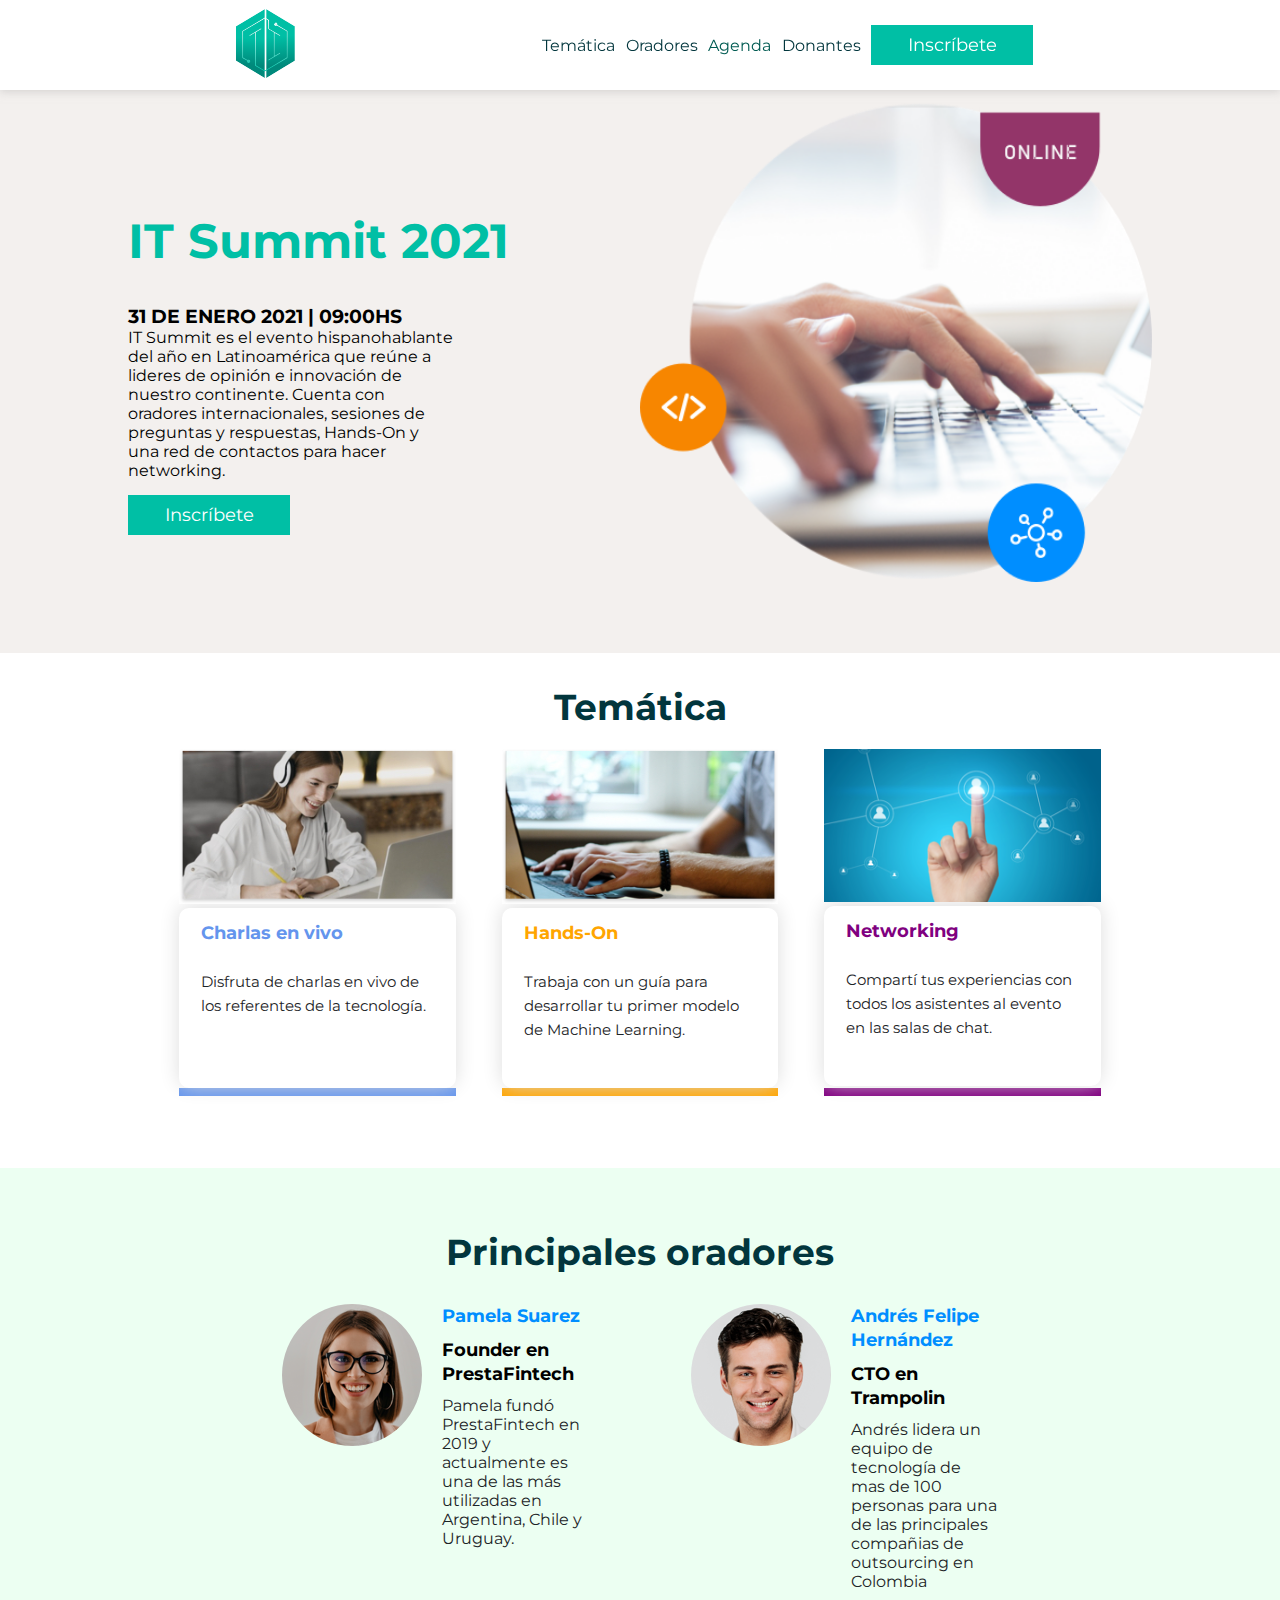
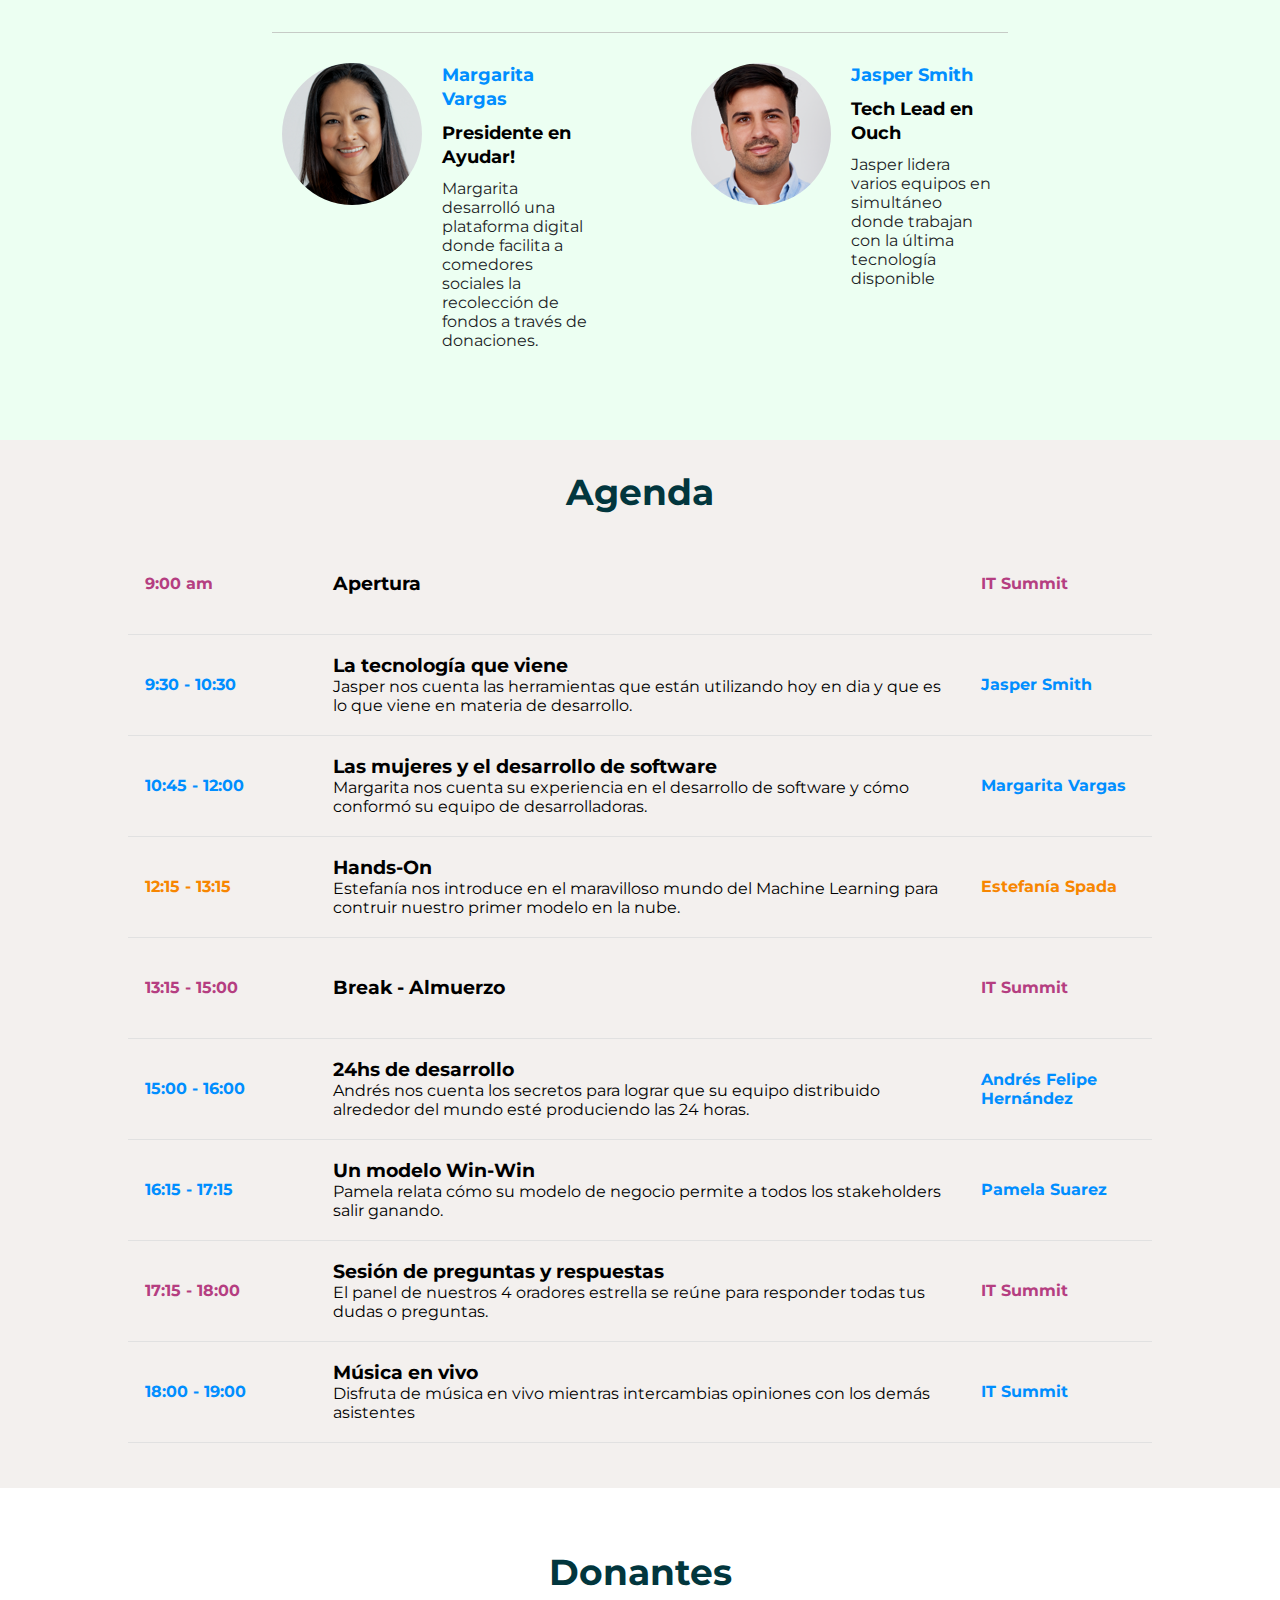
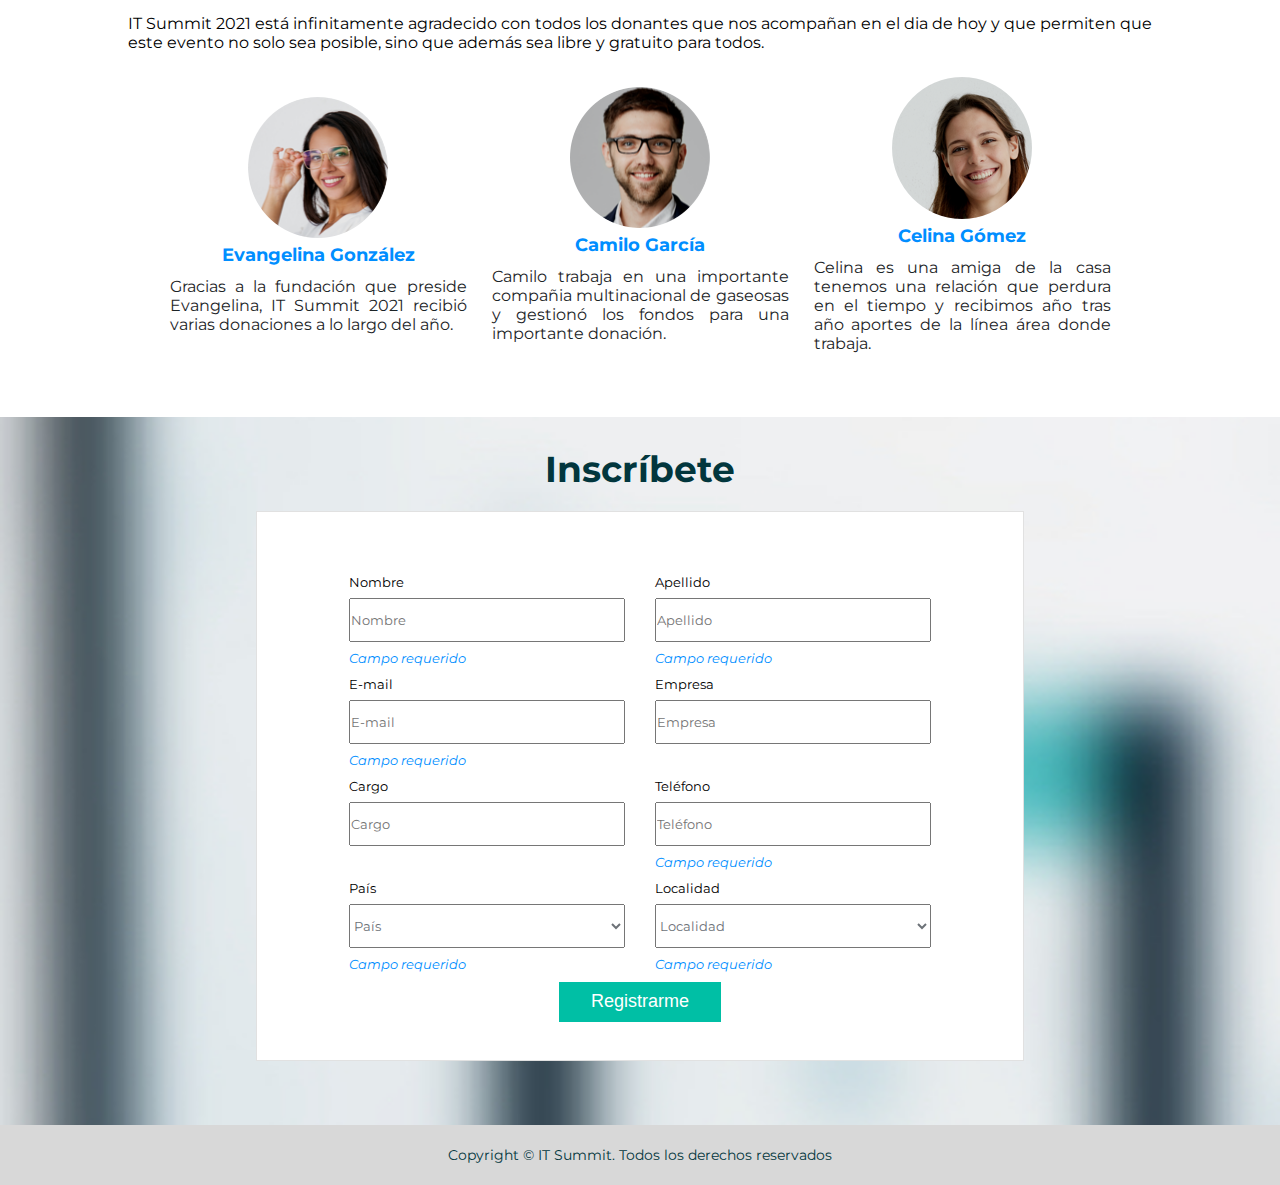
<file: index.html>
<!DOCTYPE html>
<html lang="es">
<head>
    <meta charset="UTF-8">
    <meta http-equiv="X-UA-Compatible" content="IE=edge">
    <meta name="viewport" content="width=device-width, initial-scale=1.0">
    <link rel="icon" type="image/svg" href="./assets/logo.svg">
    <title>IT Summit 2021</title>
    <link rel="stylesheet" href="./styles/styles.min.css">
    <link rel="stylesheet" href="https://cdnjs.cloudflare.com/ajax/libs/font-awesome/5.15.3/css/all.min.css" integrity="sha512-iBBXm8fW90+nuLcSKlbmrPcLa0OT92xO1BIsZ+ywDWZCvqsWgccV3gFoRBv0z+8dLJgyAHIhR35VZc2oM/gI1w==" crossorigin="anonymous" />
</head>
<body>
    <header>
        <a href="#banner"><img src="./assets/logo.svg" alt="logo" class="logo"></a>
        <nav>
            <input type="checkbox" id="checkbox" />
            <span></span>
            <span></span>
            <span></span>
            <ul>
                <li><a href="#thematic"><p>Temática</p></a></li>
                <li><a href="#speakers"><p>Oradores</p></a></li>
                <li><a href="#diary"><p class="active">Agenda</p></a></li>
                <li><a href="#donors"><p>Donantes</p></a></li>
                <li><a href="#signin"><p class="navbar--inscribete">Inscríbete</p></a></li>
            </ul>
        </nav>
    </header>
    <main>
        <section class="banner" id="banner">
            <div class="banner--container">
                <div class="info">
                    <h1 class="tittle">IT Summit 2021</h1>
                    <div>
                        <h3 class="date">31 DE ENERO 2021 | 09:00HS</h3>
                        <p>
                            IT Summit es el evento hispanohablante del año en Latinoamérica que reúne a lideres 
                            de opinión e innovación de nuestro continente. Cuenta con oradores internacionales, 
                            sesiones de preguntas y respuestas, Hands-On y una red de contactos para hacer networking.
                        </p>
                    </div>
                    <a href="#signin"><p class="inscribete">Inscríbete</p></a>
                </div>
                <div class="images">
                    <img src="./assets/banner-img.png" alt="img-banner"> 
                </div>
            </div>
        </section>
        <section class="thematic" id="thematic">
            <h2 class="tittle">Temática</h2>
            <div class="cards--container">
                <div class="card card--live-chat">
                    <img src="./assets/img_charlas_vivo.jpg" alt="img-charlas-vivo">
                    <div class="card--border">
                        <h3>Charlas en vivo</h3>
                        <p>Disfruta de charlas en vivo de los referentes de la tecnología.</p>
                    </div>
                </div>
                <div class="card card--hands-on">
                    <img src="./assets/img_hands_on.jpg" alt="img-hands-on">
                    <div class="card--border">
                        <h3>Hands-On</h3>
                        <p>Trabaja con un guía para desarrollar tu primer modelo de Machine Learning.</p>
                    </div>   
                </div>
                <div class="card card--networking">
                    <img src="./assets/img_networking.png" alt="img-networking">
                    <div class="card--border">
                        <h3>Networking</h3>
                        <p>Compartí tus experiencias con todos los asistentes al evento en las salas de chat.</p>
                    </div>
                </div>
            </div>
        </section>
        <section class="speakers" id="speakers">
            <h2 class="tittle">Principales oradores</h2>
            <div class="speaker">
                <img src="./assets/pamela_suarez.png" alt="Pamela-Suarez-img">
                <div class="speaker--info">
                    <h2>Pamela Suarez</h2>
                    <h3>Founder en PrestaFintech</h3>
                    <p>Pamela  fundó PrestaFintech en 2019 y actualmente es una de las más utilizadas en Argentina, Chile y Uruguay.</p>
                    <div class="icons--container">
                        <a href="http://www.linkedin.com" target="_blank" rel="noopener noreferrer"><em class="fab fa-linkedin-in"></em></a>
                        <a href="http://www.instagram.com" target="_blank" rel="noopener noreferrer"><em class="fab fa-instagram"></em></a>
                        <a href="http://www.twitter.com" target="_blank" rel="noopener noreferrer"><em class="fab fa-twitter"></em></a>
                    </div>
                </div>
            </div>
            <div class="speaker">
                <img src="./assets/andres_hernandez.png" alt="Andres-Hernadez-img">
                <div class="speaker--info">
                    <h2>Andrés Felipe Hernández</h2>
                    <h3>CTO en Trampolin</h3>
                    <p>Andrés lidera un equipo de tecnología de mas de 100 personas para una de las principales compañias de outsourcing en Colombia</p>
                    <div class="icons--container">
                        <a href="http://www.linkedin.com" target="_blank" rel="noopener noreferrer"><em class="fab fa-linkedin-in"></em></a>
                        <a href="http://www.instagram.com" target="_blank" rel="noopener noreferrer"><em class="fab fa-instagram"></em></a>
                        <a href="http://www.twitter.com" target="_blank" rel="noopener noreferrer"><em class="fab fa-twitter"></em></a>
                        <a href="http://www.tiktok.com" target="_blank" rel="noopener noreferrer"><em class="fab fa-tiktok"></em></a>
                    </div>
                </div>
            </div>
            <span class="line"></span>
            <div class="speaker">
                <img src="./assets/margarita_vargas.png" alt="Margarita-Vargas-img">
                <div class="speaker--info">
                    <h2>Margarita Vargas</h2>
                    <h3>Presidente en Ayudar!</h3>
                    <p>Margarita desarrolló una plataforma digital donde facilita a comedores sociales la recolección de fondos a través de donaciones.</p>
                    <div class="icons--container">
                        <a href="http://www.linkedin.com" target="_blank" rel="noopener noreferrer"><em class="fab fa-linkedin-in"></em></a>
                        <a href="http://www.instagram.com" target="_blank" rel="noopener noreferrer"><em class="fab fa-instagram"></em></a>
                    </div>
                </div>
            </div>
            <div class="speaker">
                <img src="./assets/jasper_smith.png" alt="jasper-smith-img">
                <div class="speaker--info">
                    <h2>Jasper Smith</h2>
                    <h3>Tech Lead en Ouch</h3>
                    <p>Jasper lidera varios equipos en simultáneo donde trabajan con la última tecnología disponible</p>
                    <div class="icons--container">
                        <a href="http://www.linkedin.com" target="_blank" rel="noopener noreferrer"><em class="fab fa-linkedin-in"></em></a>
                        <a href="http://www.instagram.com" target="_blank" rel="noopener noreferrer"><em class="fab fa-instagram"></em></a>
                        <a href="http://www.twitter.com" target="_blank" rel="noopener noreferrer"><em class="fab fa-twitter"></em></a>
                    </div>
                </div>
            </div>
        </section>
        <section class="diary" id="diary">
            <h2 class="tittle">Agenda</h2>
            <!-- actividad 1 -->
            <div class="diary--container purple">
                <div class="diary--activity">
                    <h4 class="time">9:00 am</h4>
                    <div class="info-activity">
                        <h3 class="name">Apertura</h3>
                    </div>
                    <h4 class="speaker">IT Summit</h4>
                </div>
            </div>
            <!-- actividad 2 -->
            <div class="diary--container blue">
                <div class="diary--activity">
                    <h4 class="time">9:30 - 10:30</h4>
                    <div class="info-activity">
                        <h3 class="name">La tecnología que viene</h3>
                        <p class="description">Jasper nos cuenta las herramientas que están utilizando hoy en dia y que es lo que viene en materia de desarrollo.</p>
                    </div>
                    <h4 class="speaker">Jasper Smith</h4>
                </div>
            </div>
            <!-- actividad 3 -->
            <div class="diary--container blue">
                <div class="diary--activity">
                    <h4 class="time">10:45 - 12:00</h4>
                    <div class="info-activity">
                        <h3 class="name">Las mujeres y el desarrollo de software</h3>
                        <p class="description">Margarita nos cuenta su experiencia en el desarrollo de software y cómo conformó su equipo de desarrolladoras.</p>
                    </div>
                    <h4 class="speaker">Margarita Vargas</h4>
                </div>
            </div>
            <!-- actividad 4 -->
            <div class="diary--container orange">
                <div class="diary--activity">
                    <h4 class="time">12:15 - 13:15</h4>
                    <div class="info-activity">
                        <h3 class="name">Hands-On</h3>
                        <p class="description">Estefanía nos introduce en el maravilloso mundo del Machine Learning para contruir nuestro primer modelo en la nube.</p>
                    </div>
                    <h4 class="speaker">Estefanía Spada</h4>
                </div>
            </div>
            <!-- actividad 5 -->
            <div class="diary--container purple">
                <div class="diary--activity">
                    <h4 class="time">13:15 - 15:00</h4>
                    <div class="info-activity">
                        <h3 class="name">Break - Almuerzo</h3>
                    </div>
                    <h4 class="speaker">IT Summit</h4>
                </div>
            </div>
            <!-- actividad 6 -->
            <div class="diary--container blue">
                <div class="diary--activity">
                    <h4 class="time">15:00 - 16:00</h4>
                    <div class="info-activity">
                        <h3 class="name">24hs de desarrollo</h3>
                        <p class="description">Andrés nos cuenta los secretos para lograr que su equipo distribuido alrededor del mundo esté produciendo las 24 horas.</p>
                    </div>
                    <h4 class="speaker">Andrés Felipe Hernández</h4>
                </div>
            </div>
            <!-- actividad 7 -->
            <div class="diary--container blue">
                <div class="diary--activity">
                    <h4 class="time">16:15 - 17:15</h4>
                    <div class="info-activity">
                        <h3 class="name">Un modelo Win-Win</h3>
                        <p class="description">Pamela relata cómo su modelo de negocio permite a todos los stakeholders salir ganando.</p>
                    </div>
                    <h4 class="speaker">Pamela Suarez</h4>
                </div>
            </div>
            <!-- actividad 8 -->
            <div class="diary--container purple">
                <div class="diary--activity">
                    <h4 class="time">17:15 - 18:00</h4>
                    <div class="info-activity">
                        <h3 class="name">Sesión de preguntas y respuestas</h3>
                        <p class="description">El panel de nuestros 4 oradores estrella se reúne para responder todas tus dudas o preguntas.</p>
                    </div>
                    <h4 class="speaker">IT Summit</h4>
                </div>
            </div>
            <!-- actividad 9 -->
            <div class="diary--container blue">
                <div class="diary--activity">
                    <h4 class="time">18:00 - 19:00</h4>
                    <div class="info-activity">
                        <h3 class="name">Música en vivo</h3>
                        <p class="description">Disfruta de música en vivo mientras intercambias opiniones con los demás asistentes</p>
                    </div>
                    <h4 class="speaker">IT Summit</h4>
                </div>
            </div>
        </section>
        <section class="donors" id="donors">
            <h2 class="tittle">Donantes</h2>
            <p>IT Summit 2021 está infinitamente agradecido con todos los donantes que nos acompañan en el dia de hoy y que permiten que este evento no solo sea posible, sino que además sea libre y gratuito para todos.</p>
            <div class="donors--container">
                <div class="donor">
                    <img src="./assets/donantes_evangelina.png" alt="evangelina-gonzalez-img">
                    <div class="donor--info">
                        <h2>Evangelina González</h2>
                        <p>Gracias a la fundación que preside Evangelina, IT Summit 2021 recibió varias donaciones a lo largo del año.</p>
                    </div>
                </div>
                <div class="donor">
                    <img src="./assets/donantes_camilo.png" alt="camilo-garcia-img">
                    <div class="donor--info">
                        <h2>Camilo García</h2>
                        <p>Camilo trabaja en una importante compañia multinacional de gaseosas y gestionó los fondos para una importante donación.</p>
                    </div>
                </div>
                <div class="donor">
                    <img src="./assets/celina_gomez.png" alt="celina-gomez-img">
                    <div class="donor--info">
                        <h2>Celina Gómez</h2>
                        <p>Celina es una amiga de la casa tenemos una relación que perdura en el tiempo y recibimos año tras año aportes de la línea área donde trabaja.</p>
                    </div>
                </div>
            </div>
        </section>
        <section class="signin" id="signin">
            <h2 class="tittle">Inscríbete</h2>
            <form action="thanks.html#signin" class="form">
                <!-- Nombre -->
                <div class="container-input">
                    <label for="name">Nombre</label>
                    <input type="text" name="name" id="name" required autocomplete="off" placeholder="Nombre">
                    <p>Campo requerido</p>
                </div>
                <!-- Apellido -->
                <div class="container-input">
                    <label for="lastName">Apellido</label>
                    <input type="text" name="lastName" id="lastName" required autocomplete="off" placeholder="Apellido">
                    <p>Campo requerido</p>
                </div>
                <!-- Correo -->
                <div class="container-input">
                    <label for="email">E-mail</label>
                    <input type="email" name="email" id="email" required autocomplete="off" placeholder="E-mail">
                    <p>Campo requerido</p>
                </div>
                <!-- Empresa -->
                <div class="container-input">
                    <label for="enterprise">Empresa</label>
                    <input type="text" name="enterprise" id="enterprise" autocomplete="off" placeholder="Empresa">
                </div>
                <!-- Cargo -->
                <div class="container-input">
                    <label for="charge">Cargo</label>
                    <input type="text" name="charge" id="charge" autocomplete="off" placeholder="Cargo">
                </div>
                <!-- Teléfono -->
                <div class="container-input">
                    <label for="telephone">Teléfono</label>
                    <input type="text" name="telephone" id="telephone" autocomplete="off" required placeholder="Teléfono">
                    <p>Campo requerido</p>
                </div>
                <!-- Paises -->
                <div class="container-input">
                    <label for="country">País</label>
                    <select name="country" id="country">
                        <option value="" selected disabled hidden>País</option>
                        <option value="Argentina" id="AR">Argentina</option>
                        <option value="Brasil" id="BR">Brasil</option>
                        <option value="Chile" id="CL">Chile</option>
                        <option value="Colombia" id="CO">Colombia</option>
                        <option value="Ecuador" id="EC">Ecuador</option>
                        <option value="Paraguay" id="PY">Paraguay</option>
                        <option value="Perú" id="PE">Perú</option>
                        <option value="Uruguay" id="UY">Uruguay</option>
                        <option value="Venezuela" id="VE">Venezuela</option>
                    </select>
                    <p>Campo requerido</p>
                </div>    
                <!-- Ciudades -->
                <div class="container-input">
                    <label for="city">Localidad</label>
                    <select name="city" id="city">
                        <option value="" selected disabled hidden>Localidad</option>                
                        <!-- Ciudades Argentina -->
                        <option value="" disabled>--- Argentina ---</option>
                        <option value="Buenos Aires">Buenos Aires</option>
                        <option value="Córdoba">Córdoba</option>
                        <option value="Rosario">Rosario</option>
                        <!-- Ciudades Brasil -->
                        <option value="" disabled>--- Brasil ---</option>
                        <option value="Brasilia">Brasilia</option>
                        <option value="Río de Janeiro">Río de Janeiro</option>
                        <option value="São Paulo">São Paulo</option>
                        <!-- Ciudades Chile -->
                        <option value="" disabled>--- Chile ---</option>
                        <option value="Concepción">Concepción</option>
                        <option value="Gran Valparaíso">Gran Valparaíso</option>
                        <option value="Santiago de Chile">Santiago de Chile</option>
                        <!-- Ciudades Colombia -->
                        <option value="" disabled>--- Colombia ---</option>
                        <option value="Barranquilla">Barranquilla</option>
                        <option value="Bogotá">Bogotá</option>
                        <option value="Medellín">Medellín</option>
                        <!-- Ciudades Ecuador -->
                        <option value="" disabled>--- Ecuador ---</option>
                        <option value="Cuenca">Cuenca</option>
                        <option value="Guayaquil">Guayaquil</option>
                        <option value="Quito">Quito</option>
                        <!-- Ciudades Paraguay -->
                        <option value="" disabled>--- Paraguay ---</option>
                        <option value="Asunción">Asunción</option>
                        <option value="Ciudad del Este">Ciudad del Este</option>
                        <option value="San Lorenzo">San Lorenzo</option>
                        <!-- Ciudades Perú -->
                        <option value="" disabled>--- Perú ---</option>
                        <option value="Arequipa">Arequipa</option>
                        <option value="Lima">Lima</option>
                        <option value="Trujillo">Trujillo</option>
                        <!-- Ciudades Uruguay -->
                        <option value="" disabled>--- Uruguay ---</option>
                        <option value="Ciudad de la Costa">Ciudad de la Costa</option>
                        <option value="Montevideo">Montevideo</option>
                        <option value="Salto">Salto</option>
                        <!-- Ciudades Venezuela -->
                        <option value="" disabled>--- Venezuela ---</option>
                        <option value="Caracas">Caracas</option>
                        <option value="Maracaibo">Maracaibo</option>
                        <option value="Valencia">Valencia</option>
                    </select>
                    <p>Campo requerido</p>
                </div>
                <div class="container-button">
                    <input type="submit" value="Registrarme" class="submit">
                </div>
            </form>
            <div class="thanks">
                <i class="fas fa-check"></i>
                <div class="container">
                    <h3>¡Gracias por registrarte!</h3>
                    <p>Tu participación está confirmada</p>
                </div>
                <p>El día del evento recibirás el link para conectarte al evento en vivo</p>
                <h3>¡Te esperamos!</h3>
                <p>Comparte este evento en tus redes sociales</p>
                <div class="icons--container thanks--icons--container">
                    <a href="http://www.linkedin.com" target="_blank" rel="noopener noreferrer"><em class="fab fa-linkedin-in"></em></a>
                    <a href="http://www.instagram.com" target="_blank" rel="noopener noreferrer"><em class="fab fa-instagram"></em></a>
                    <a href="http://www.twitter.com" target="_blank" rel="noopener noreferrer"><em class="fab fa-twitter"></em></a>
                    <a href="http://www.tiktok.com" target="_blank" rel="noopener noreferrer"><em class="fab fa-tiktok"></em></a>
                </div>
            </div>
        </section>
    </main>
    <footer>
        Copyright © IT Summit. Todos los derechos reservados
    </footer>
</body>
</html>
</file>
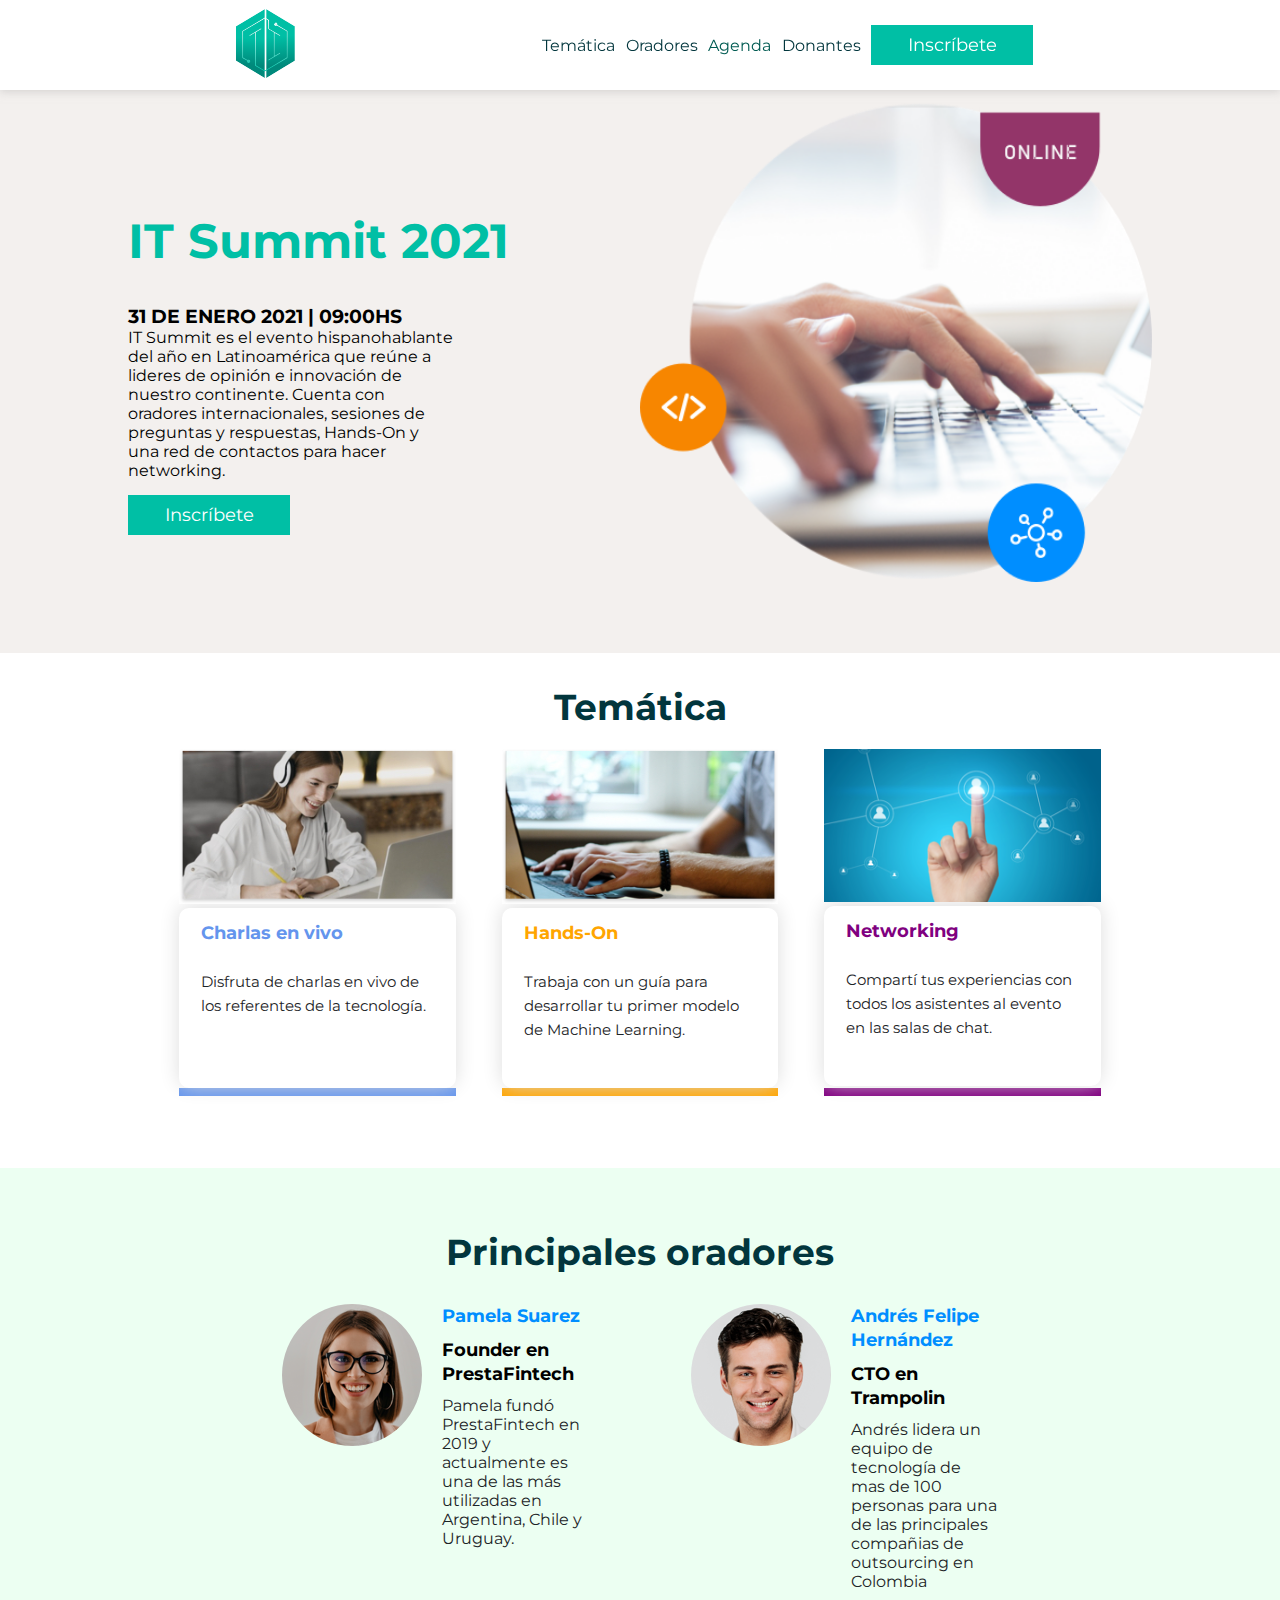
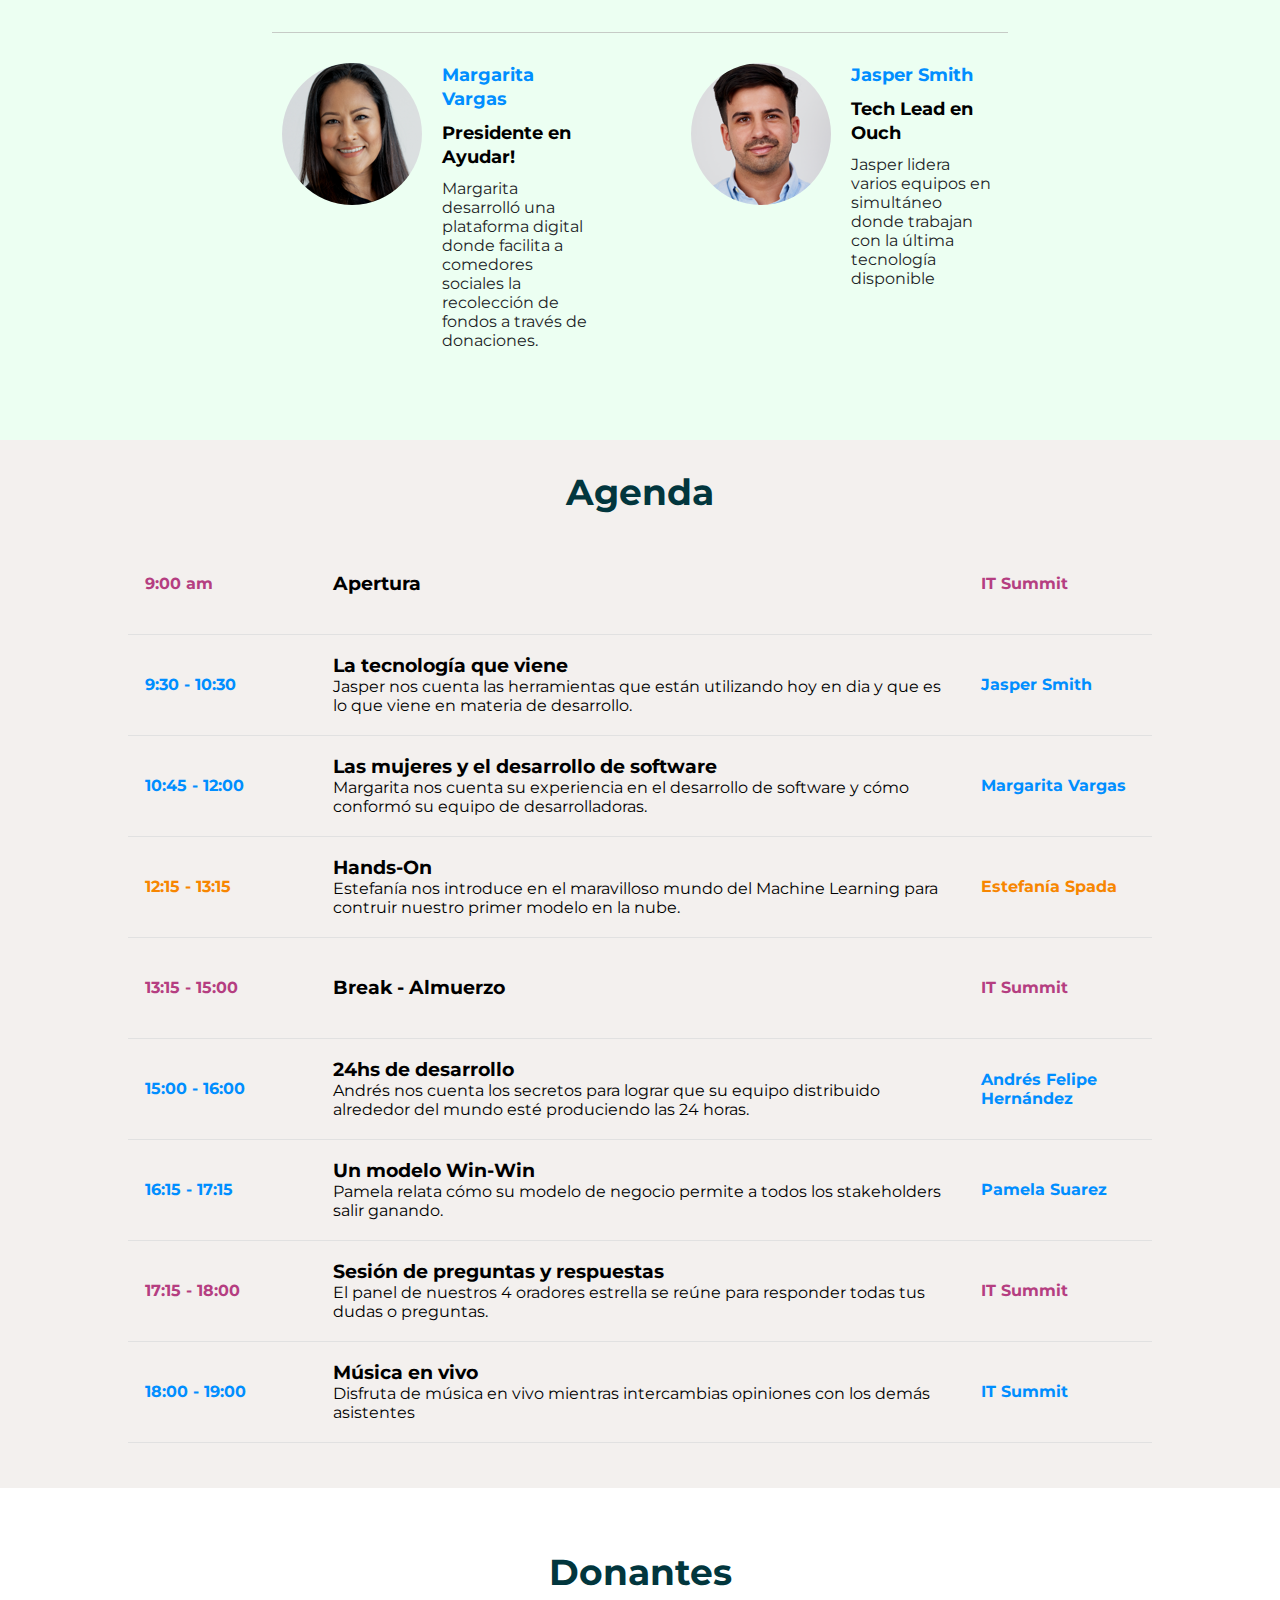
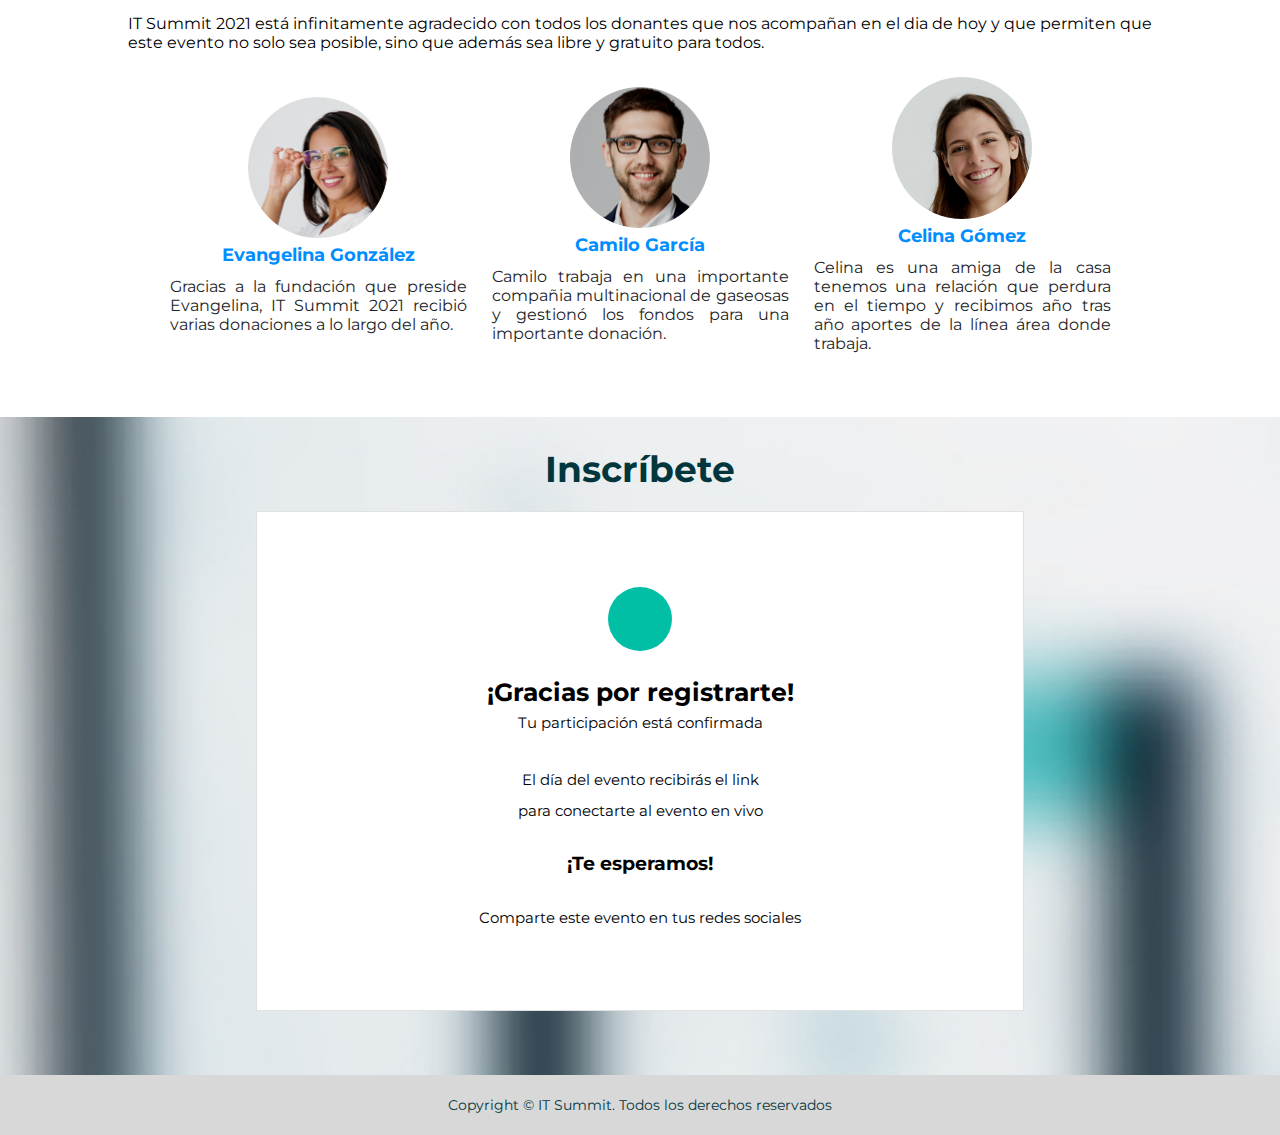
<file: thanks.html>
<!DOCTYPE html>
<html lang="es">
<head>
    <meta charset="UTF-8">
    <meta http-equiv="X-UA-Compatible" content="IE=edge">
    <meta name="viewport" content="width=device-width, initial-scale=1.0">
    <link rel="icon" type="image/svg" href="./assets/logo.svg">
    <title>IT Summit 2021</title>
    <link rel="stylesheet" href="./styles/styles.min.css">
    <link rel="stylesheet" href="https://cdnjs.cloudflare.com/ajax/libs/font-awesome/5.15.3/css/all.min.css" integrity="sha512-iBBXm8fW90+nuLcSKlbmrPcLa0OT92xO1BIsZ+ywDWZCvqsWgccV3gFoRBv0z+8dLJgyAHIhR35VZc2oM/gI1w==" crossorigin="anonymous" />
</head>
<body>
    <header>
        <a href="#banner"><img src="./assets/logo.svg" alt="logo" class="logo"></a>
        <nav>
            <input type="checkbox" id="checkbox" />
            <span></span>
            <span></span>
            <span></span>
            <ul>
                <li><a href="#thematic"><p>Temática</p></a></li>
                <li><a href="#speakers"><p>Oradores</p></a></li>
                <li><a href="#diary"><p class="active">Agenda</p></a></li>
                <li><a href="#donors"><p>Donantes</p></a></li>
                <li><a href="#signin"><p class="navbar--inscribete">Inscríbete</p></a></li>
            </ul>
        </nav>
    </header>
    <main>
        <section class="banner" id="banner">
            <div class="banner--container">
                <div class="info">
                    <h1 class="tittle">IT Summit 2021</h1>
                    <div>
                        <h3 class="date">31 DE ENERO 2021 | 09:00HS</h3>
                        <p>
                            IT Summit es el evento hispanohablante del año en Latinoamérica que reúne a lideres 
                            de opinión e innovación de nuestro continente. Cuenta con oradores internacionales, 
                            sesiones de preguntas y respuestas, Hands-On y una red de contactos para hacer networking.
                        </p>
                    </div>
                    <a href="#signin"><p class="inscribete">Inscríbete</p></a>
                </div>
                <div class="images">
                    <img src="./assets/banner-img.png" alt="img-banner">  
                </div>
            </div>
        </section>
        <section class="thematic" id="thematic">
            <h2 class="tittle">Temática</h2>
            <div class="cards--container">
                <div class="card card--live-chat">
                    <img src="./assets/img_charlas_vivo.jpg" alt="img-charlas-vivo">
                    <div class="card--border">
                        <h3>Charlas en vivo</h3>
                        <p>Disfruta de charlas en vivo de los referentes de la tecnología.</p>
                    </div>
                </div>
                <div class="card card--hands-on">
                    <img src="./assets/img_hands_on.jpg" alt="img-hands-on">
                    <div class="card--border">
                        <h3>Hands-On</h3>
                        <p>Trabaja con un guía para desarrollar tu primer modelo de Machine Learning.</p>
                    </div>   
                </div>
                <div class="card card--networking">
                    <img src="./assets/img_networking.png" alt="img-networking">
                    <div class="card--border">
                        <h3>Networking</h3>
                        <p>Compartí tus experiencias con todos los asistentes al evento en las salas de chat.</p>
                    </div>
                </div>
            </div>
        </section>
        <section class="speakers" id="speakers">
            <h2 class="tittle">Principales oradores</h2>
            <div class="speaker">
                <img src="./assets/pamela_suarez.png" alt="Pamela-Suarez-img">
                <div class="speaker--info">
                    <h2>Pamela Suarez</h2>
                    <h3>Founder en PrestaFintech</h3>
                    <p>Pamela  fundó PrestaFintech en 2019 y actualmente es una de las más utilizadas en Argentina, Chile y Uruguay.</p>
                    <div class="icons--container">
                        <a href="http://www.linkedin.com" target="_blank" rel="noopener noreferrer"><em class="fab fa-linkedin-in"></em></a>
                        <a href="http://www.instagram.com" target="_blank" rel="noopener noreferrer"><em class="fab fa-instagram"></em></a>
                        <a href="http://www.twitter.com" target="_blank" rel="noopener noreferrer"><em class="fab fa-twitter"></em></a>
                    </div>
                </div>
            </div>
            <div class="speaker">
                <img src="./assets/andres_hernandez.png" alt="Andres-Hernadez-img">
                <div class="speaker--info">
                    <h2>Andrés Felipe Hernández</h2>
                    <h3>CTO en Trampolin</h3>
                    <p>Andrés lidera un equipo de tecnología de mas de 100 personas para una de las principales compañias de outsourcing en Colombia</p>
                    <div class="icons--container">
                        <a href="http://www.linkedin.com" target="_blank" rel="noopener noreferrer"><em class="fab fa-linkedin-in"></em></a>
                        <a href="http://www.instagram.com" target="_blank" rel="noopener noreferrer"><em class="fab fa-instagram"></em></a>
                        <a href="http://www.twitter.com" target="_blank" rel="noopener noreferrer"><em class="fab fa-twitter"></em></a>
                        <a href="http://www.tiktok.com" target="_blank" rel="noopener noreferrer"><em class="fab fa-tiktok"></em></a>
                    </div>
                </div>
            </div>
            <span class="line"></span>
            <div class="speaker">
                <img src="./assets/margarita_vargas.png" alt="Margarita-Vargas-img">
                <div class="speaker--info">
                    <h2>Margarita Vargas</h2>
                    <h3>Presidente en Ayudar!</h3>
                    <p>Margarita desarrolló una plataforma digital donde facilita a comedores sociales la recolección de fondos a través de donaciones.</p>
                    <div class="icons--container">
                        <a href="http://www.linkedin.com" target="_blank" rel="noopener noreferrer"><em class="fab fa-linkedin-in"></em></a>
                        <a href="http://www.instagram.com" target="_blank" rel="noopener noreferrer"><em class="fab fa-instagram"></em></a>
                    </div>
                </div>
            </div>
            <div class="speaker">
                <img src="./assets/jasper_smith.png" alt="jasper-smith-img">
                <div class="speaker--info">
                    <h2>Jasper Smith</h2>
                    <h3>Tech Lead en Ouch</h3>
                    <p>Jasper lidera varios equipos en simultáneo donde trabajan con la última tecnología disponible</p>
                    <div class="icons--container">
                        <a href="http://www.linkedin.com" target="_blank" rel="noopener noreferrer"><em class="fab fa-linkedin-in"></em></a>
                        <a href="http://www.instagram.com" target="_blank" rel="noopener noreferrer"><em class="fab fa-instagram"></em></a>
                        <a href="http://www.twitter.com" target="_blank" rel="noopener noreferrer"><em class="fab fa-twitter"></em></a>
                    </div>
                </div>
            </div>
        </section>
        <section class="diary" id="diary">
            <h2 class="tittle">Agenda</h2>
            <!-- actividad 1 -->
            <div class="diary--container purple">
                <div class="diary--activity">
                    <h4 class="time">9:00 am</h4>
                    <div class="info-activity">
                        <h3 class="name">Apertura</h3>
                    </div>
                    <h4 class="speaker">IT Summit</h4>
                </div>
            </div>
            <!-- actividad 2 -->
            <div class="diary--container blue">
                <div class="diary--activity">
                    <h4 class="time">9:30 - 10:30</h4>
                    <div class="info-activity">
                        <h3 class="name">La tecnología que viene</h3>
                        <p class="description">Jasper nos cuenta las herramientas que están utilizando hoy en dia y que es lo que viene en materia de desarrollo.</p>
                    </div>
                    <h4 class="speaker">Jasper Smith</h4>
                </div>
            </div>
            <!-- actividad 3 -->
            <div class="diary--container blue">
                <div class="diary--activity">
                    <h4 class="time">10:45 - 12:00</h4>
                    <div class="info-activity">
                        <h3 class="name">Las mujeres y el desarrollo de software</h3>
                        <p class="description">Margarita nos cuenta su experiencia en el desarrollo de software y cómo conformó su equipo de desarrolladoras.</p>
                    </div>
                    <h4 class="speaker">Margarita Vargas</h4>
                </div>
            </div>
            <!-- actividad 4 -->
            <div class="diary--container orange">
                <div class="diary--activity">
                    <h4 class="time">12:15 - 13:15</h4>
                    <div class="info-activity">
                        <h3 class="name">Hands-On</h3>
                        <p class="description">Estefanía nos introduce en el maravilloso mundo del Machine Learning para contruir nuestro primer modelo en la nube.</p>
                    </div>
                    <h4 class="speaker">Estefanía Spada</h4>
                </div>
            </div>
            <!-- actividad 5 -->
            <div class="diary--container purple">
                <div class="diary--activity">
                    <h4 class="time">13:15 - 15:00</h4>
                    <div class="info-activity">
                        <h3 class="name">Break - Almuerzo</h3>
                    </div>
                    <h4 class="speaker">IT Summit</h4>
                </div>
            </div>
            <!-- actividad 6 -->
            <div class="diary--container blue">
                <div class="diary--activity">
                    <h4 class="time">15:00 - 16:00</h4>
                    <div class="info-activity">
                        <h3 class="name">24hs de desarrollo</h3>
                        <p class="description">Andrés nos cuenta los secretos para lograr que su equipo distribuido alrededor del mundo esté produciendo las 24 horas.</p>
                    </div>
                    <h4 class="speaker">Andrés Felipe Hernández</h4>
                </div>
            </div>
            <!-- actividad 7 -->
            <div class="diary--container blue">
                <div class="diary--activity">
                    <h4 class="time">16:15 - 17:15</h4>
                    <div class="info-activity">
                        <h3 class="name">Un modelo Win-Win</h3>
                        <p class="description">Pamela relata cómo su modelo de negocio permite a todos los stakeholders salir ganando.</p>
                    </div>
                    <h4 class="speaker">Pamela Suarez</h4>
                </div>
            </div>
            <!-- actividad 8 -->
            <div class="diary--container purple">
                <div class="diary--activity">
                    <h4 class="time">17:15 - 18:00</h4>
                    <div class="info-activity">
                        <h3 class="name">Sesión de preguntas y respuestas</h3>
                        <p class="description">El panel de nuestros 4 oradores estrella se reúne para responder todas tus dudas o preguntas.</p>
                    </div>
                    <h4 class="speaker">IT Summit</h4>
                </div>
            </div>
            <!-- actividad 9 -->
            <div class="diary--container blue">
                <div class="diary--activity">
                    <h4 class="time">18:00 - 19:00</h4>
                    <div class="info-activity">
                        <h3 class="name">Música en vivo</h3>
                        <p class="description">Disfruta de música en vivo mientras intercambias opiniones con los demás asistentes</p>
                    </div>
                    <h4 class="speaker">IT Summit</h4>
                </div>
            </div>
        </section>
        <section class="donors" id="donors">
            <h2 class="tittle">Donantes</h2>
            <p>IT Summit 2021 está infinitamente agradecido con todos los donantes que nos acompañan en el dia de hoy y que permiten que este evento no solo sea posible, sino que además sea libre y gratuito para todos.</p>
            <div class="donors--container">
                <div class="donor">
                    <img src="./assets/donantes_evangelina.png" alt="evangelina-gonzalez-img">
                    <div class="donor--info">
                        <h2>Evangelina González</h2>
                        <p>Gracias a la fundación que preside Evangelina, IT Summit 2021 recibió varias donaciones a lo largo del año.</p>
                    </div>
                </div>
                <div class="donor">
                    <img src="./assets/donantes_camilo.png" alt="camilo-garcia-img">
                    <div class="donor--info">
                        <h2>Camilo García</h2>
                        <p>Camilo trabaja en una importante compañia multinacional de gaseosas y gestionó los fondos para una importante donación.</p>
                    </div>
                </div>
                <div class="donor">
                    <img src="./assets/celina_gomez.png" alt="celina-gomez-img">
                    <div class="donor--info">
                        <h2>Celina Gómez</h2>
                        <p>Celina es una amiga de la casa tenemos una relación que perdura en el tiempo y recibimos año tras año aportes de la línea área donde trabaja.</p>
                    </div>
                </div>
            </div>
        </section>
        <section class="signin" id="signin">
            <h2 class="tittle">Inscríbete</h2>
            <form action="thanks.html#signin" class="form" style="display: none;">
                <!-- Nombre -->
                <div class="container-input">
                    <label for="name">Nombre</label>
                    <input type="text" name="name" id="name" required autocomplete="off" placeholder="Nombre">
                    <p>Campo requerido</p>
                </div>
                <!-- Apellido -->
                <div class="container-input">
                    <label for="lastName">Apellido</label>
                    <input type="text" name="lastName" id="lastName" required autocomplete="off" placeholder="Apellido">
                    <p>Campo requerido</p>
                </div>
                <!-- Correo -->
                <div class="container-input">
                    <label for="email">E-mail</label>
                    <input type="email" name="email" id="email" required autocomplete="off" placeholder="E-mail">
                    <p>Campo requerido</p>
                </div>
                <!-- Empresa -->
                <div class="container-input">
                    <label for="enterprise">Empresa</label>
                    <input type="text" name="enterprise" id="enterprise" autocomplete="off" placeholder="Empresa">
                </div>
                <!-- Cargo -->
                <div class="container-input">
                    <label for="charge">Cargo</label>
                    <input type="text" name="charge" id="charge" autocomplete="off" placeholder="Cargo">
                </div>
                <!-- Teléfono -->
                <div class="container-input">
                    <label for="telephone">Teléfono</label>
                    <input type="text" name="telephone" id="telephone" autocomplete="off" required placeholder="Teléfono">
                    <p>Campo requerido</p>
                </div>
                <!-- Paises -->
                <div class="container-input">
                    <label for="country">País</label>
                    <select name="country" id="country">
                        <option value="" selected disabled hidden>País</option>
                        <option value="Argentina" id="AR">Argentina</option>
                        <option value="Brasil" id="BR">Brasil</option>
                        <option value="Chile" id="CL">Chile</option>
                        <option value="Colombia" id="CO">Colombia</option>
                        <option value="Ecuador" id="EC">Ecuador</option>
                        <option value="Paraguay" id="PY">Paraguay</option>
                        <option value="Perú" id="PE">Perú</option>
                        <option value="Uruguay" id="UY">Uruguay</option>
                        <option value="Venezuela" id="VE">Venezuela</option>
                    </select>
                    <p>Campo requerido</p>
                </div>    
                <!-- Ciudades -->
                <div class="container-input">
                    <label for="city">Localidad</label>
                    <select name="city" id="city">
                        <option value="" selected disabled hidden>Localidad</option>                
                        <!-- Ciudades Argentina -->
                        <option value="" disabled>--- Argentina ---</option>
                        <option value="Buenos Aires">Buenos Aires</option>
                        <option value="Córdoba">Córdoba</option>
                        <option value="Rosario">Rosario</option>
                        <!-- Ciudades Brasil -->
                        <option value="" disabled>--- Brasil ---</option>
                        <option value="Brasilia">Brasilia</option>
                        <option value="Río de Janeiro">Río de Janeiro</option>
                        <option value="São Paulo">São Paulo</option>
                        <!-- Ciudades Chile -->
                        <option value="" disabled>--- Chile ---</option>
                        <option value="Concepción">Concepción</option>
                        <option value="Gran Valparaíso">Gran Valparaíso</option>
                        <option value="Santiago de Chile">Santiago de Chile</option>
                        <!-- Ciudades Colombia -->
                        <option value="" disabled>--- Colombia ---</option>
                        <option value="Barranquilla">Barranquilla</option>
                        <option value="Bogotá">Bogotá</option>
                        <option value="Medellín">Medellín</option>
                        <!-- Ciudades Ecuador -->
                        <option value="" disabled>--- Ecuador ---</option>
                        <option value="Cuenca">Cuenca</option>
                        <option value="Guayaquil">Guayaquil</option>
                        <option value="Quito">Quito</option>
                        <!-- Ciudades Paraguay -->
                        <option value="" disabled>--- Paraguay ---</option>
                        <option value="Asunción">Asunción</option>
                        <option value="Ciudad del Este">Ciudad del Este</option>
                        <option value="San Lorenzo">San Lorenzo</option>
                        <!-- Ciudades Perú -->
                        <option value="" disabled>--- Perú ---</option>
                        <option value="Arequipa">Arequipa</option>
                        <option value="Lima">Lima</option>
                        <option value="Trujillo">Trujillo</option>
                        <!-- Ciudades Uruguay -->
                        <option value="" disabled>--- Uruguay ---</option>
                        <option value="Ciudad de la Costa">Ciudad de la Costa</option>
                        <option value="Montevideo">Montevideo</option>
                        <option value="Salto">Salto</option>
                        <!-- Ciudades Venezuela -->
                        <option value="" disabled>--- Venezuela ---</option>
                        <option value="Caracas">Caracas</option>
                        <option value="Maracaibo">Maracaibo</option>
                        <option value="Valencia">Valencia</option>
                    </select>
                    <p>Campo requerido</p>
                </div>
                <div class="container-button">
                    <input type="submit" value="Registrarme" class="submit">
                </div>
            </form>
            <div class="thanks" style="display: flex;">
                <i class="fas fa-check"></i>
                <div class="container">
                    <h3>¡Gracias por registrarte!</h3>
                    <p>Tu participación está confirmada</p>
                </div>
                <p>El día del evento recibirás el link para conectarte al evento en vivo</p>
                <h3>¡Te esperamos!</h3>
                <p>Comparte este evento en tus redes sociales</p>
                <div class="icons--container thanks--icons--container">
                    <a href="http://www.linkedin.com" target="_blank" rel="noopener noreferrer"><em class="fab fa-linkedin-in"></em></a>
                    <a href="http://www.instagram.com" target="_blank" rel="noopener noreferrer"><em class="fab fa-instagram"></em></a>
                    <a href="http://www.twitter.com" target="_blank" rel="noopener noreferrer"><em class="fab fa-twitter"></em></a>
                    <a href="http://www.tiktok.com" target="_blank" rel="noopener noreferrer"><em class="fab fa-tiktok"></em></a>
                </div>
            </div>
        </section>
    </main>
    <footer>
        Copyright © IT Summit. Todos los derechos reservados
    </footer>
</body>
</html>
</file>
<file: styles/styles.min.css>
@import url(https://fonts.googleapis.com/css2?family=Montserrat:wght@200;400&display=swap);@import url(https://fonts.googleapis.com/css2?family=Montserrat:wght@700&display=swap);*,:after,:before{-webkit-box-sizing:border-box;box-sizing:border-box;margin:0;padding:0}a,h1,h2,h3,h4,h5,header a,li,p{font-family:Montserrat,sans-serif}em,i{width:30px;height:30px;border-radius:100%;text-align:center;padding-top:7px;background-color:#008eff;color:#fff;cursor:pointer}@media screen and (min-width:1441px){body{max-width:1440px;margin-left:calc((100vw - 1440px)/ 2);background-color:#015b52}}main{background-color:#fff}.donor h2,.speaker h2{color:#008eff}.donor h2,.donor h3,.speaker h2,.speaker h3{font-size:18px;font-weight:700;line-height:24px;letter-spacing:0}.donor p,.speaker p{color:#1c2427}.tittle{padding-top:30px;padding-bottom:20px;font-size:36px;color:#02363d;text-align:center}a{text-decoration:none}header{position:-webkit-sticky;position:sticky;top:0;background-color:#fff;display:-webkit-box;display:-ms-flexbox;display:flex;z-index:1;-ms-flex-wrap:wrap;flex-wrap:wrap;-webkit-box-pack:space-evenly;-ms-flex-pack:space-evenly;justify-content:space-evenly;-webkit-box-align:center;-ms-flex-align:center;align-items:center;min-height:90px;-webkit-box-shadow:0 2px 8px 0 rgba(185,183,183,.5);box-shadow:0 2px 8px 0 rgba(185,183,183,.5)}header nav{width:40%;min-width:506.39px}header nav input,header nav span{display:none}header ul{display:-webkit-box;display:-ms-flexbox;display:flex;width:100%;list-style:none;-webkit-box-align:center;-ms-flex-align:center;align-items:center;-webkit-box-pack:space-evenly;-ms-flex-pack:space-evenly;justify-content:space-evenly}header a,header li{color:#02363d;cursor:pointer}header a:hover,header li:hover{color:#009688}header a p.active,header li p.active{color:#015b52}header .navbar--inscribete,header .navbar--inscribete--active{display:-webkit-box;display:-ms-flexbox;display:flex;width:162px;height:40px;text-align:center;-webkit-box-pack:center;-ms-flex-pack:center;justify-content:center;-webkit-box-align:center;-ms-flex-align:center;align-items:center;background-color:#00bfa5;color:#fff;border:0;cursor:pointer;font-size:18px}header .navbar--inscribete--active:hover,header .navbar--inscribete:hover{background-color:#009688;color:#fff}header .navbar--inscribete--active{background:#009688;color:#fff;border:1px solid #014f48}header .font-white{color:#fff}.banner{background-color:#f3f0ee;padding:0 10% 2% 10%}.banner--container{display:-webkit-box;display:-ms-flexbox;display:flex;-webkit-box-align:center;-ms-flex-align:center;align-items:center}.banner--container div{width:50%}.banner--container .images{position:relative;z-index:0;top:-15px}.banner--container .images img{width:100%;height:auto;min-height:480.86px;min-width:511.61px}@media screen and (max-width:1150px){.banner .images{position:absolute;z-index:0;top:76px;left:46%}}.info{display:-webkit-box;display:-ms-flexbox;display:flex;-webkit-box-orient:vertical;-webkit-box-direction:normal;-ms-flex-direction:column;flex-direction:column;-webkit-box-pack:space-evenly;-ms-flex-pack:space-evenly;justify-content:space-evenly;height:537px;padding:7.5% 0 7.5% 0}.info .tittle{color:#00bfa5;font-weight:700;font-size:48px;text-align:initial}.info div{width:100%}.info .date{font-weight:700}.info .date,.info p{max-width:325px}.info .inscribete{display:-webkit-box;display:-ms-flexbox;display:flex;width:162px;height:40px;text-align:center;-webkit-box-pack:center;-ms-flex-pack:center;justify-content:center;-webkit-box-align:center;-ms-flex-align:center;align-items:center;background-color:#00bfa5;color:#fff;border:0;cursor:pointer;font-size:18px}.info .inscribete:hover{background-color:#009688;color:#fff}.info a{display:-webkit-box;display:-ms-flexbox;display:flex;width:162px;height:40px;text-align:center;-webkit-box-pack:center;-ms-flex-pack:center;justify-content:center;-webkit-box-align:center;-ms-flex-align:center;align-items:center;background-color:#00bfa5;color:#fff;border:0;cursor:pointer;font-size:18px}.info a:hover{background-color:#009688;color:#fff}.thematic{display:-webkit-box;display:-ms-flexbox;display:flex;-webkit-box-orient:vertical;-webkit-box-direction:normal;-ms-flex-direction:column;flex-direction:column;-webkit-box-align:center;-ms-flex-align:center;align-items:center;padding:.2% 10% 72px 10%}.card{color:#1c2427;width:33.33%;min-width:250px}.card img{width:100%}.card h3{margin-bottom:26px;font-size:18px}.card h3,.card p{padding:0 8% 0 8%}.card p{font-size:15px;letter-spacing:0;line-height:24px}.card--border{padding-top:14px;padding-bottom:21px;border-radius:10px;-webkit-box-shadow:0 -2px 20px #ddd;box-shadow:0 -2px 20px #ddd;min-height:180px}.cards--container{display:-webkit-box;display:-ms-flexbox;display:flex;width:90%;gap:5%}.card--live-chat{border-bottom:solid 8px #6495ed}.card--live-chat h3{color:#6495ed}.card--hands-on{border-bottom:solid 8px orange}.card--hands-on h3{color:orange}.card--networking{border-bottom:solid 8px purple}.card--networking h3{color:purple}.speakers{padding:2.5% 10% 5% 10%;display:-webkit-box;display:-ms-flexbox;display:flex;-ms-flex-wrap:wrap;flex-wrap:wrap;gap:10%;-webkit-box-pack:center;-ms-flex-pack:center;justify-content:center;-ms-flex-line-pack:center;align-content:center;background-color:#ecfff2}.speakers .line{margin-top:15px;margin-bottom:30px;width:calc(70% + 20px);min-width:681.36px;background-color:rgba(172,169,169,.603);height:1.5px}.speakers .tittle{width:100%;text-align:center;margin-bottom:10px}.speaker{display:-webkit-box;display:-ms-flexbox;display:flex;max-width:30%;gap:20px}.speaker--info{display:-webkit-box;display:-ms-flexbox;display:flex;-webkit-box-orient:vertical;-webkit-box-direction:normal;-ms-flex-direction:column;flex-direction:column;gap:10px;padding-bottom:5%}.speaker--info p{height:100%}.speaker img{width:140px;height:142px}.icons--container{display:-webkit-box;display:-ms-flexbox;display:flex;gap:3%}.diary{padding:0 10% 45px 10%;background-color:#f3f0ee}.diary--container{width:100%;min-height:100px;display:-webkit-box;display:-ms-flexbox;display:flex;-webkit-box-orient:horizontal;-webkit-box-direction:normal;-ms-flex-direction:row;flex-direction:row;border-bottom:1px solid #e1e1e1}.diary--activity{display:-webkit-box;display:-ms-flexbox;display:flex;-ms-flex-pack:distribute;justify-content:space-around;-webkit-box-align:center;-ms-flex-align:center;align-items:center;width:100%}.diary--activity h4{display:inline-block;width:15%}.diary--activity div{width:60%;max-height:100px}.diary .purple h4{color:#b53e81}.diary .blue h4{color:#008eff}.diary .orange h4{color:#f78600}.info-activity{display:-webkit-box;display:-ms-flexbox;display:flex;-webkit-box-orient:vertical;-webkit-box-direction:normal;-ms-flex-direction:column;flex-direction:column;-webkit-box-pack:center;-ms-flex-pack:center;justify-content:center;min-height:100px}.donors{padding:2.5% 10% 5% 10%;display:-webkit-box;display:-ms-flexbox;display:flex;-ms-flex-wrap:wrap;flex-wrap:wrap;gap:10%;-webkit-box-pack:center;-ms-flex-pack:center;justify-content:center;-ms-flex-line-pack:center;align-content:center}.donors--container{display:-webkit-box;display:-ms-flexbox;display:flex;padding-top:2.5%;gap:25px}.donor{display:-webkit-box;display:-ms-flexbox;display:flex;-webkit-box-align:center;-ms-flex-align:center;align-items:center;-webkit-box-orient:vertical;-webkit-box-direction:normal;-ms-flex-direction:column;flex-direction:column;-webkit-box-pack:center;-ms-flex-pack:center;justify-content:center;max-width:297px}.donor p{text-align:justify}.donor--info{padding-top:5px;display:-webkit-box;display:-ms-flexbox;display:flex;-webkit-box-orient:vertical;-webkit-box-direction:normal;-ms-flex-direction:column;flex-direction:column;gap:10px;-webkit-box-align:center;-ms-flex-align:center;align-items:center}.signin{background-image:url(../assets/bg_form.jpg);background-position:center center;background-repeat:no-repeat;background-size:cover;padding:0 20% 5% 20%}.thanks{display:-webkit-box;display:-ms-flexbox;display:flex;-ms-flex-wrap:wrap;flex-wrap:wrap;background-color:#fff;min-height:500px;padding:8% 10% 5% 10%;border:1px solid #e1e1e1;display:none;-webkit-box-orient:vertical;-webkit-box-direction:normal;-ms-flex-direction:column;flex-direction:column;-ms-flex-pack:distribute;justify-content:space-around;-webkit-box-align:center;-ms-flex-align:center;align-items:center;gap:8%}.thanks--icons--container{-ms-flex-pack:distribute;justify-content:space-around;gap:5%}.thanks .container{text-align:center}.thanks .container h3{font-size:25px}.thanks em,.thanks i{background-color:#00bfa5}.thanks p{line-height:31px;letter-spacing:0;font-size:15px;text-align:center}.thanks p:nth-child(3){width:256px}.thanks i{display:-webkit-box;display:-ms-flexbox;display:flex;-webkit-box-pack:center;-ms-flex-pack:center;justify-content:center;-ms-flex-line-pack:center;align-content:center;-webkit-box-align:center;-ms-flex-align:center;align-items:center;width:64px;height:64px;font-size:34px}.form{display:-webkit-box;display:-ms-flexbox;display:flex;-ms-flex-wrap:wrap;flex-wrap:wrap;background-color:#fff;min-height:500px;padding:8% 10% 5% 10%;border:1px solid #e1e1e1;row-gap:10px;-ms-flex-pack:distribute;justify-content:space-around}.form .container-input{width:45%;display:-webkit-box;display:-ms-flexbox;display:flex;-webkit-box-orient:vertical;-webkit-box-direction:normal;-ms-flex-direction:column;flex-direction:column;font-family:Montserrat,sans-serif;font-size:13px;gap:8px}.form .container-input input,.form .container-input select{width:100%;min-height:44px;font-family:Montserrat,sans-serif;color:#6d7278}.form .container-input input:focus,.form .container-input select:focus{outline:0!important;border:1px solid #008eff;-webkit-box-shadow:0 0 10px #719ece;box-shadow:0 0 10px #719ece}.form .container-input input,.form .container-input label,.form .container-input p,.form .container-input select{font-size:13px}.form .container-input p{font-style:italic;color:#008eff}.form .container-button{width:100%;display:-webkit-box;display:-ms-flexbox;display:flex;-webkit-box-pack:center;-ms-flex-pack:center;justify-content:center}.form .container-button input[type=submit]{display:-webkit-box;display:-ms-flexbox;display:flex;width:162px;height:40px;text-align:center;-webkit-box-pack:center;-ms-flex-pack:center;justify-content:center;-webkit-box-align:center;-ms-flex-align:center;align-items:center;background-color:#00bfa5;color:#fff;border:0;cursor:pointer;font-size:18px}.form .container-button input[type=submit]:hover{background-color:#009688;color:#fff}footer{display:-webkit-box;display:-ms-flexbox;display:flex;background-color:#d8d8d8;min-height:60px;-webkit-box-pack:center;-ms-flex-pack:center;justify-content:center;-webkit-box-align:center;-ms-flex-align:center;align-items:center;color:#02363d;font-size:14px;text-align:center;padding-left:5%;padding-right:5%;font-family:Montserrat,sans-serif}@media screen and (max-width:1024px){header{-ms-flex-pack:distribute;justify-content:space-around}header .logo{width:49px;height:59px}header nav{padding-top:7.5px;width:auto;min-width:0}header nav input{display:block;opacity:0;position:absolute;width:25px;height:27px}@-webkit-keyframes display{from{position:absolute;top:-307.2px}to{top:0;position:relative}}@keyframes display{from{position:absolute;top:-307.2px}to{top:0;position:relative}}header nav input[type=checkbox]:checked~ul{display:block;height:calc(100vh - 90px);position:absolute;z-index:1000;top:90px;left:0;background-color:rgba(255,255,255,.95)}header nav input[type=checkbox]:checked~ul a,header nav input[type=checkbox]:checked~ul li{padding-top:4%;padding-bottom:4%;max-height:80px;-webkit-animation-name:display;animation-name:display;-webkit-animation-duration:.5s;animation-duration:.5s;border-bottom:1px solid #e1e1e1}header nav input:checked~span{-webkit-transition-property:-webkit-transform;transition-property:-webkit-transform;transition-property:transform;transition-property:transform,-webkit-transform;-webkit-transition-duration:.5s;transition-duration:.5s;-webkit-transform:rotate(45deg) translate(2px,1px);transform:rotate(45deg) translate(2px,1px)}header nav input:checked~span:nth-last-child(2){-webkit-transform:rotate(-45deg) translate(1px,0);transform:rotate(-45deg) translate(1px,0)}header nav input:checked~span:nth-last-child(3){opacity:0;-webkit-transform:rotate(0) scale(.2,.2);transform:rotate(0) scale(.2,.2)}header nav span{display:block;width:25px;height:2.5px;margin-bottom:6.5px;background:green;z-index:1;-webkit-transform-origin:3px 0;transform-origin:3px 0;-webkit-transition:opacity .55s ease,-webkit-transform .5s ease;transition:opacity .55s ease,-webkit-transform .5s ease;transition:transform .5s ease,opacity .55s ease;transition:transform .5s ease,opacity .55s ease,-webkit-transform .5s ease}header nav span:first-child{-webkit-transform-origin:0 0;transform-origin:0 0}header nav span:nth-last-child(2){-webkit-transform-origin:0 100%;transform-origin:0 100%}header nav ul{-webkit-box-orient:vertical;-webkit-box-direction:normal;-ms-flex-direction:column;flex-direction:column;display:none;max-width:100vw}header nav ul .navbar--inscribete,header nav ul .navbar--inscribete--active{display:none}header nav ul a,header nav ul li{margin-left:10%;margin-right:10%;width:80%;padding-left:15px}.banner--container{-webkit-box-orient:vertical;-webkit-box-direction:normal;-ms-flex-direction:column;flex-direction:column}.banner--container div{width:100%;padding-bottom:20px}}@media screen and (max-width:1024px) and (max-width:425px){.banner{padding-bottom:10%}}@media screen and (max-width:1024px){.info .tittle{color:#00bfa5;font-weight:700;font-size:48px}.info .date,.info p{max-width:none}.images{display:none}.thematic{padding:.2% 10% 50px 10%}.card{width:35%}.cards--container{-ms-flex-wrap:wrap;flex-wrap:wrap;width:90%;gap:40px;-webkit-box-pack:center;-ms-flex-pack:center;justify-content:center}.speakers{padding:2.5% 10% 5% 10%;gap:18%}.speakers .line{display:none}.speaker{display:-webkit-box;display:-ms-flexbox;display:flex;max-width:100%;gap:20px}.diary{padding:0 10% 45px 10%}.diary--container{width:100%;min-height:100px;display:-webkit-box;display:-ms-flexbox;display:flex;-webkit-box-orient:horizontal;-webkit-box-direction:normal;-ms-flex-direction:row;flex-direction:row;border-bottom:1px solid #e1e1e1}.diary--activity{display:-webkit-box;display:-ms-flexbox;display:flex;-ms-flex-pack:distribute;justify-content:space-around;-webkit-box-align:center;-ms-flex-align:center;align-items:center;width:100%}.diary--activity h4{display:inline-block;width:15%}.diary--activity div{width:60%;max-height:100px}.diary .purple h4{color:#b53e81}.diary .blue h4{color:#008eff}.diary .orange h4{color:#f78600}.info-activity{display:-webkit-box;display:-ms-flexbox;display:flex;-webkit-box-orient:vertical;-webkit-box-direction:normal;-ms-flex-direction:column;flex-direction:column;-webkit-box-pack:center;-ms-flex-pack:center;justify-content:center;min-height:100px}.signin{padding:0 10% 5% 10%}.thanks{display:-webkit-box;display:-ms-flexbox;display:flex;-ms-flex-wrap:wrap;flex-wrap:wrap;background-color:#fff;min-height:500px;padding:8% 10% 5% 10%;border:1px solid #e1e1e1;padding:5% 10% 8% 10%;display:none}.form{display:-webkit-box;display:-ms-flexbox;display:flex;-ms-flex-wrap:wrap;flex-wrap:wrap;background-color:#fff;min-height:500px;padding:8% 10% 5% 10%;border:1px solid #e1e1e1;padding:5% 10% 8% 10%;row-gap:20px}.form .container-input{min-width:202px;gap:10px}}@media screen and (max-width:1024px) and (max-width:680px){.diary--container{min-height:auto;padding:15px 0 15px 0}.diary--activity{-webkit-box-orient:vertical;-webkit-box-direction:normal;-ms-flex-direction:column;flex-direction:column;-webkit-box-align:start;-ms-flex-align:start;align-items:flex-start;min-height:auto;gap:25px;padding-left:10px}.diary--activity h4{display:inline-block;width:100%}.diary--activity div{width:100%;max-height:none}.info-activity{min-height:auto}.donors{padding:2.5% 10% 15% 10%}.donors--container{-ms-flex-wrap:wrap;flex-wrap:wrap}.donor{max-width:100%;width:100%}}@media screen and (max-width:1024px) and (max-width:425px){.card{width:100%}.cards--container{-webkit-box-orient:vertical;-webkit-box-direction:normal;-ms-flex-direction:column;flex-direction:column}.speakers{padding:2.5% 10% 5% 10%;display:-webkit-box;display:-ms-flexbox;display:flex;-ms-flex-wrap:wrap;flex-wrap:wrap;gap:10%;-webkit-box-pack:center;-ms-flex-pack:center;justify-content:center;-ms-flex-line-pack:center;align-content:center;background-color:#ecfff2}.speakers .line{margin-top:15px;margin-bottom:30px;width:calc(70% + 20px);min-width:681.36px;background-color:rgba(172,169,169,.603);height:1.5px}.speakers .tittle{width:100%;text-align:center;margin-bottom:10px}.speaker{display:-webkit-box;display:-ms-flexbox;display:flex;-ms-flex-wrap:wrap;flex-wrap:wrap;-ms-flex-line-pack:center;align-content:center;-webkit-box-pack:center;-ms-flex-pack:center;justify-content:center;width:100%;gap:20px}.speaker--info{width:100%;gap:10px;padding-bottom:10%;-ms-flex-line-pack:center;align-content:center;-webkit-box-pack:center;-ms-flex-pack:center;justify-content:center;text-align:center}.speaker--info h2,.speaker--info h3{font-size:18px}.speaker--info p{font-size:15px}.icons--container{-webkit-box-pack:center;-ms-flex-pack:center;justify-content:center}.signin{padding:0 10% 5% 10%}.thanks{display:-webkit-box;display:-ms-flexbox;display:flex;-ms-flex-wrap:wrap;flex-wrap:wrap;background-color:#fff;min-height:500px;padding:8% 10% 5% 10%;border:1px solid #e1e1e1;min-width:240px;padding:10% 10% 15% 10%;display:none;gap:20px}.thanks p:nth-child(3){width:auto}.form{min-width:240px;padding:10% 10% 15% 10%}}
</file>
